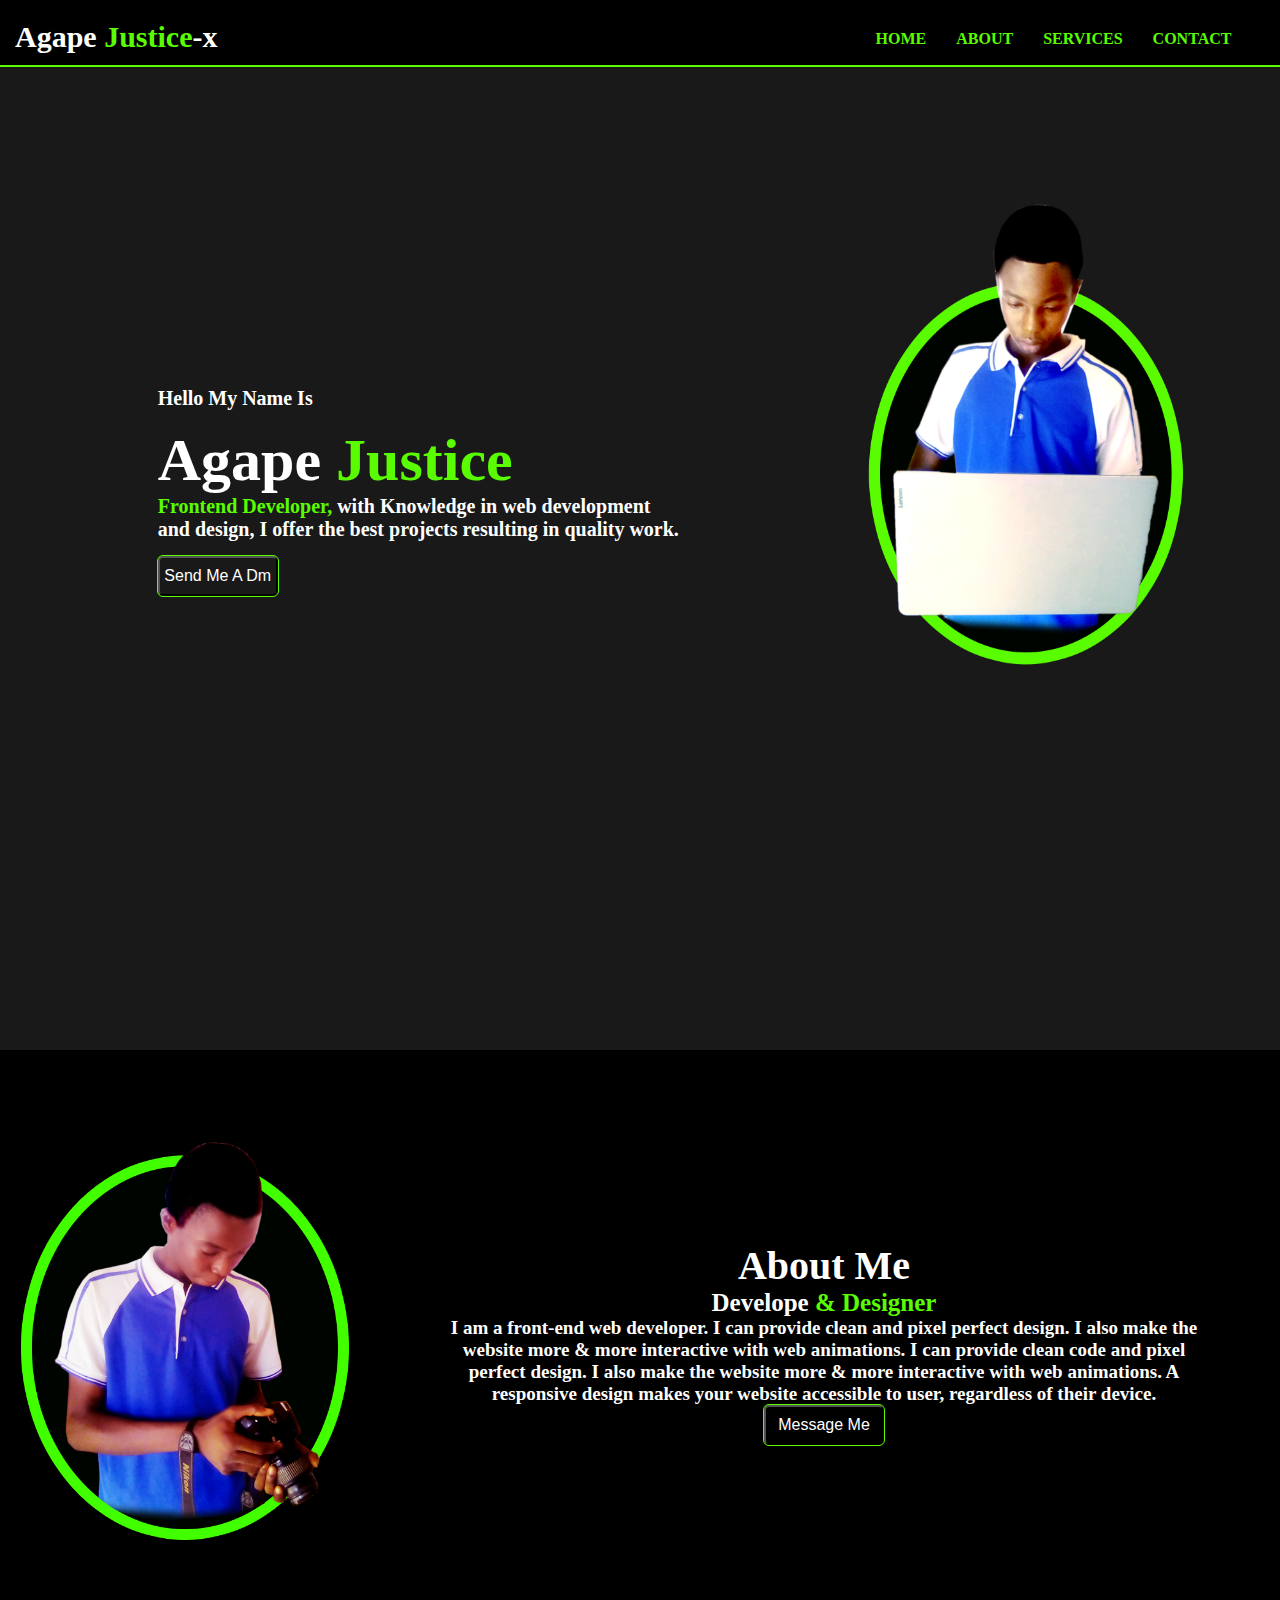
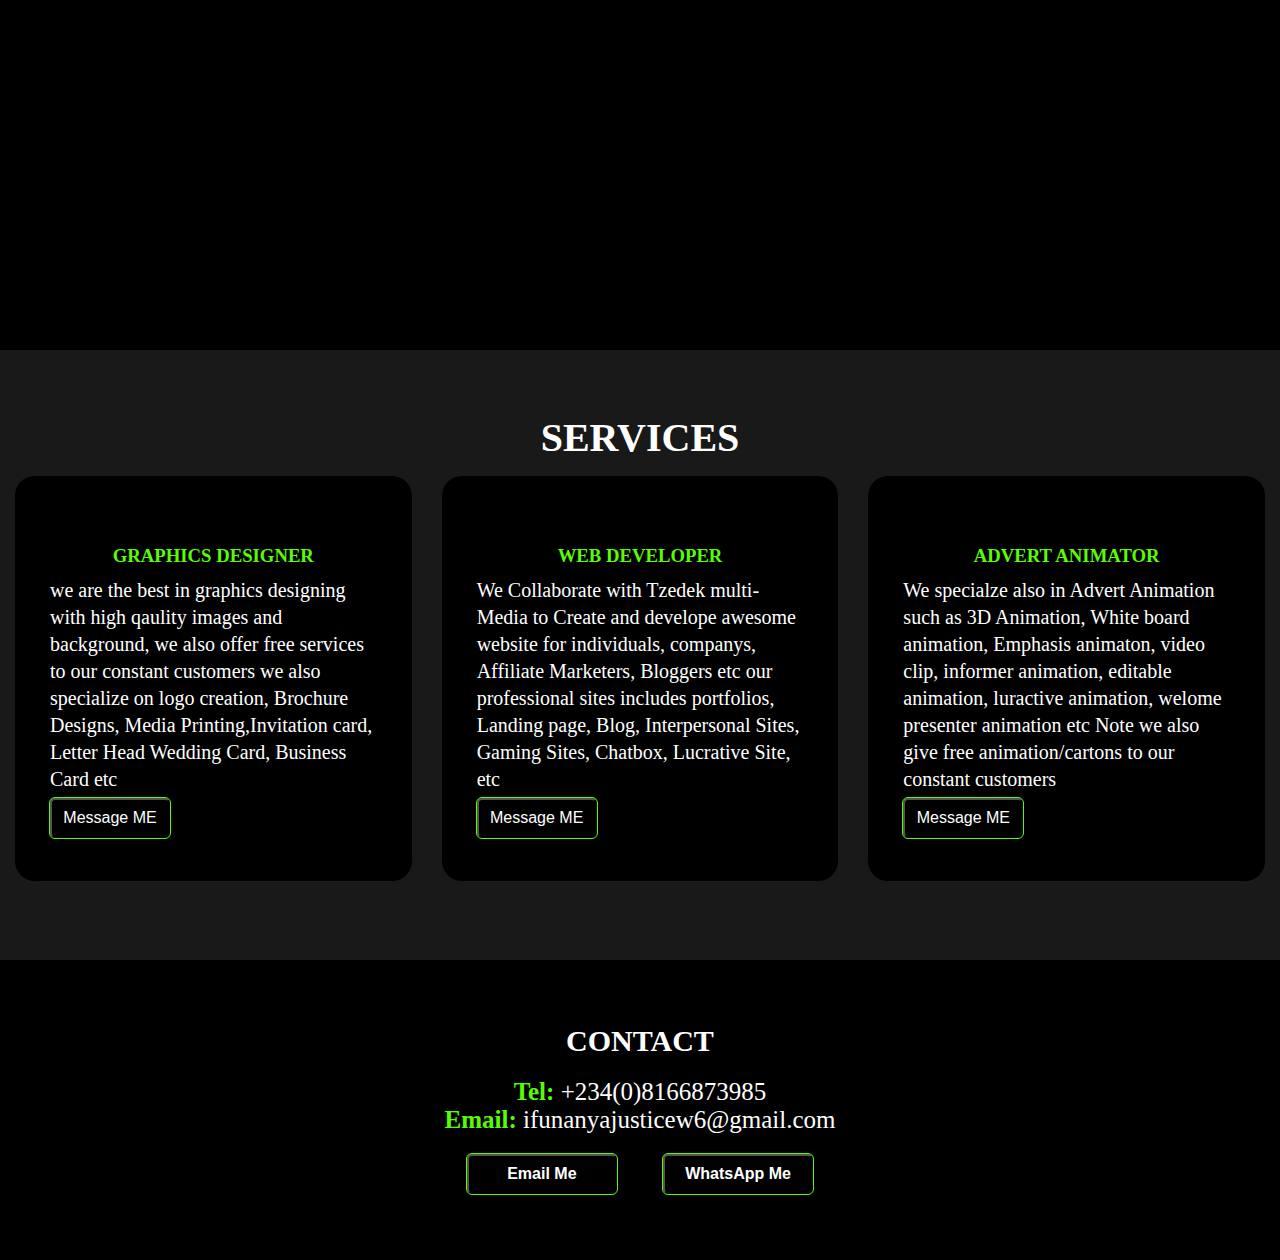
<file: index.html>
﻿<!DOCTYPE html> 
<html>
<head>
	<meta charset=UTF-8/>
	<meta name="viewport"
	content="width=device-width" scale="1.0"/>
	<meta name="author"
	content="Agape Justice"/>
	
	<title>
	Agape Justice-x
	</title>
	<link rel="stylesheet" href="style.css">


 <link rel="stylesheet" href="https://cdnjs.cloudflare.com/ajax/libs/font-awesome/6.4.2/css/all.min.css" integrity="sha512-z3gLpd7yknf1YoNbCzqRKc4qyor8gaKU1qmn+CShxbuBusANI9QpRohGBreCFkKxLhei6S9CQXFEbbKuqLg0DA==" crossorigin="anonymous" referrerpolicy="no-referrer" />
</head>
<body>


<!---------------------------------Navbar Section---------------------------->

<div class="navbar">
	<div class="logo">
		<h2>Agape <span>Justice</span>-x</h2>
	</div>


	<div class="navlist">

	<ul>
		<li> <a href="#">HOME</a></li>
		<li> <a href="#about">ABOUT</a></li>
		<li> <a href="#service">SERVICES</a></li>
		<li> <a href="#contact">CONTACT</a></li>

	</ul>
	</div>	




	<div class="dropdown">
		 <li class="menu"> <a> <i class="fa-sharp fa-solid fa-bars" ></a></i> </li>

		<div class="dropdown-content">
			<ul>
				<li> <a href="#">HOME</a></li>
				<li> <a href="#about">ABOUT</a></li>
				<li> <a href="#service">SERVICES</a></li>
				<li> <a href="#contact">CONTACT</a></li>

			</ul>
		</div>	


	</div>


</div>

<!--------------------------------Home Section----------------------------->

<div class="home"id="home">

	<div class="text">
		<p>Hello My Name Is</p> 
		<h2>Agape<span> Justice</span></h2>
		<p><span><b>Frontend Developer,</b></span> with Knowledge in web development<br> and design,
		I offer the best projects resulting in quality work.</p>
		<button><a href= "mailto:ifunanyajusticew6@gmail.com" target="_blank">Send Me A Dm</a></button>
	</div>
		<div class="hero">
			<img src="image/man1.png">
		</div>

</div>




<!--------------------------------About us ---------------------------->

<div class="about" id="about">
	<div class="second">
		<img src="image/man2.png">
	</div>
	<div class="about-text">
		<h2> About Me</h2>
		<h5>Develope <span>& Designer</span>
		<p> I am a front-end web developer. I can provide clean and pixel
		perfect design. I also make the website more & more interactive with 
		web animations. I can provide clean code and pixel perfect design. I 
		also make the website more & more interactive with web animations. A
		responsive design makes your website accessible to user, regardless 
		of their device. <br>
		<button><a href= "mailto:ifunanyajusticew6@gmail.com" target="_blank">Message Me</a></button>
	</div>

</div>

<!--------------------------------Services Section Start here------------------------->
<div class="service" id="service">
	<h2>SERVICES</h2>
	<div class="container">
		<div class="card">
			<h3> GRAPHICS DESIGNER</h3>
			<p>
			we are the best in graphics designing  with high qaulity images and background,
			we also offer free services to our constant customers  we also specialize on logo creation, Brochure Designs,
			Media Printing,Invitation card, Letter Head Wedding Card, Business Card etc
			</p>
			<button><a href= "mailto:ifunanyajusticew6@gmail.com" target="_blank">Message ME</a></button>
		</div>

		<div class="card">
			<h3> WEB DEVELOPER</h3>
				<div class="pra">
			<p>
			We Collaborate  with Tzedek multi-Media to Create and develope awesome website for individuals, companys, Affiliate Marketers, 
			Bloggers etc our professional sites includes portfolios, Landing page, Blog, Interpersonal Sites, Gaming Sites, Chatbox, Lucrative Site, etc 
			</p>
				</div>
			<button><a href= "mailto:ifunanyajusticew6@gmail.com" target="_blank">Message ME</a></button>
		</div>
			<div class="card"> 
			<h3>ADVERT ANIMATOR</h3>
			<p>
			We specialze also in Advert Animation such as 3D Animation, White board animation, Emphasis animaton, video clip, informer animation, 
			editable animation, luractive animation, welome presenter animation etc  Note we also give free animation/cartons to our constant customers
			</p>
			<button><a href= "mailto:ifunanyajusticew6@gmail.com" target="_blank">Message ME</a></button>
		</div>
	</div>


</div>

<!--------------------------------Contact Section Start here------------------------->
<div class="footer" id="contact">

	<h2>CONTACT</h2>
		<div class="tel">
			<p>
			<span><b>Tel:</b></span> +234(0)8166873985 <br>
			<span><b>Email:</b></span> ifunanyajusticew6@gmail.com 
			</p>
			<button><a href= "mailto:ifunanyajusticew6@gmail.com" target="_blank"> Email Me</a></button>
			<button><a href= "https://wa.me/+2348166873985" target="_blank">WhatsApp Me</a></button>

		</div>
</div>

</body>
</html>
</file>
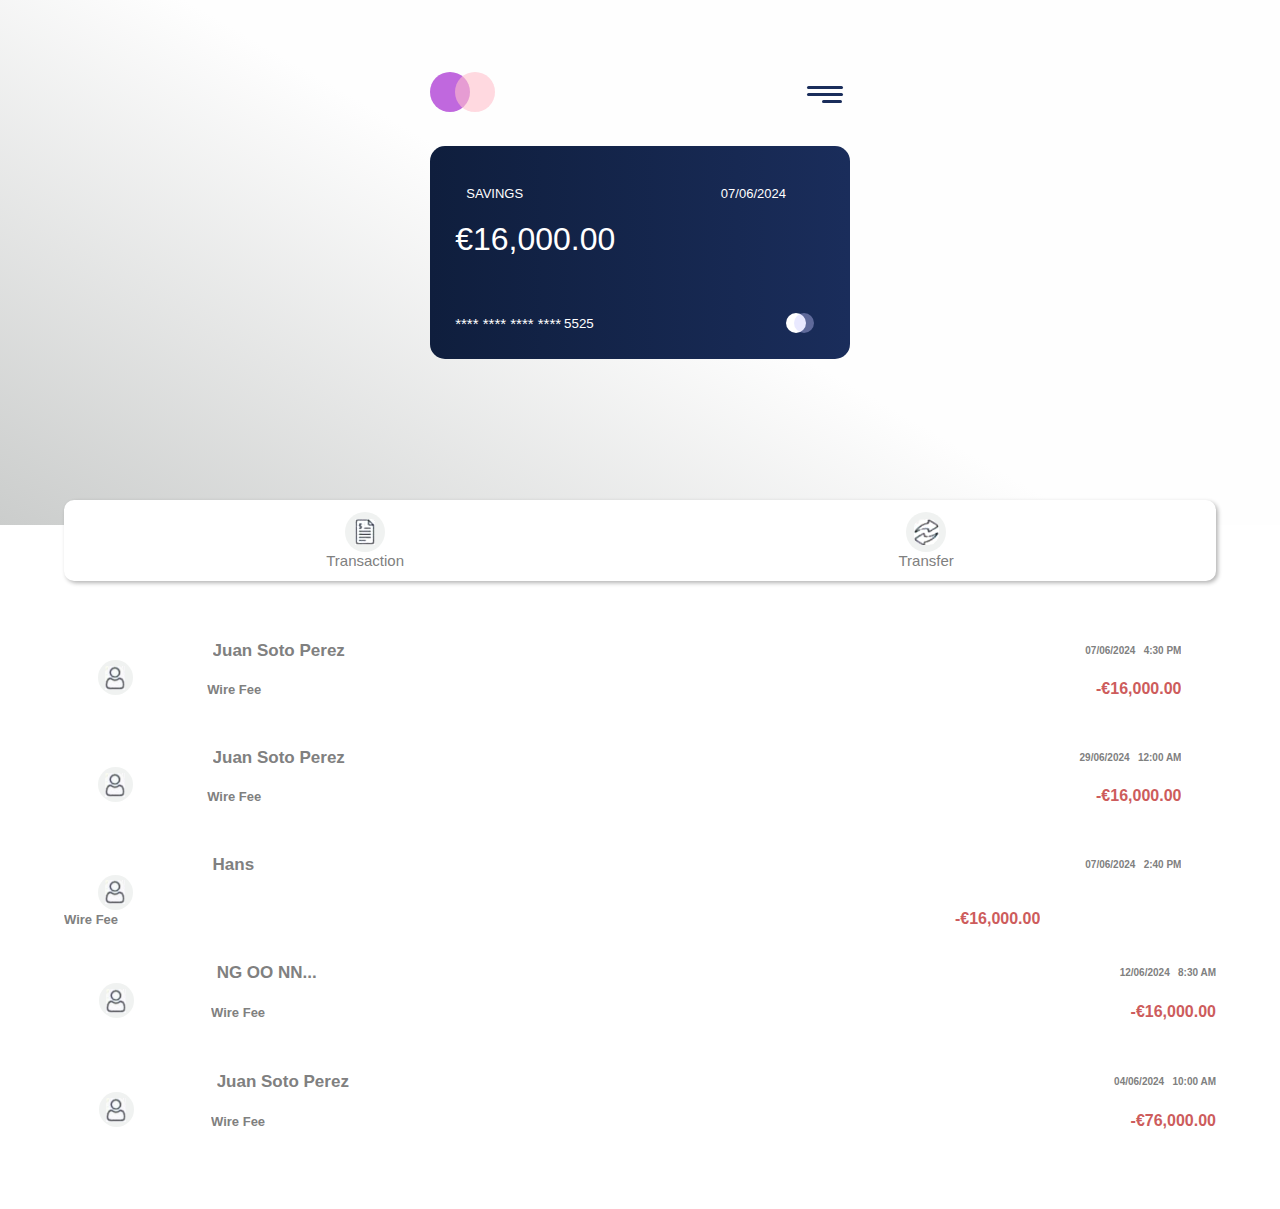
<file: Crypto Master  (8)/index.html>
<!DOCTYPE html>
<html lang="en">
<head>
  <meta charset="UTF-8">
  <meta http-equiv="X-UA-Compatible" content="IE=Edge">
  <meta name="viewport" content="width=device-width, initial-scale=1">
  <meta name="theme-color" content="#000000">
  <title>Crypto Master</title>
   <link rel="stylesheet" href="style.css">
   <link rel="manifest" href="manifest.json">
   <link rel="apple-touch-icon" href="image/logo192.png">
</head>
<body>
   
<section class="color1">
   <div class="guild">
      <div class="navbar">
         <div class="btnhoder">
            <div class="btn1"></div>
            <div class="btn2"></div>
         </div>
         
         <div class="menu">
           <div class="bar sma1"></div>
           <div class="bar sma2"></div>
           <div class="bar sma3"></div>
         </div>
      </div>
      
      <div class="monibox">
         
         <div class="savbox">
            <input type="tex" name="" id="savings" value="SAVINGS">
            <input type="text" id="date" class="monida" value=" 07/06/2024">
         </div>
         <input type="text" id="amount" value="€16,000.00">
         
         <div class="downstar">
            <div class="downdots">
               <div class="dots">**** **** **** **** </div> 
               <input type="text" id="lastnum" value="5525" maxlength="4"/>
            </div>
            <div class="done">
               <div class="circle1"></div>
               <div class="circle2"></div>
            </div>
         </div>
      </div>
   </div>
</section>
 
<section class="color2">
   <div class="guild2">
      <div class="status">
         
         <div class="trans">
            <div class="icon">
                <img src="image/sent.jpg" alt="" width="20px">
            </div>
            <p>Transaction</p>
         </div>
         
        <div class="sent">
            <div class="icon">
                <img src="image/transfer.png" alt="" width="25px">
            </div> 
            <p>Transfer</p>
        </div>
        
      </div>
      
      <div class="listbox">
         
         <div class="lists">
            <div class="user1 u">
               <img src="image/user.jpg" alt="" width="20px">
            </div>
            <input type="text" id="name" value="Juan Soto Perez">
            <input type="text" id="listdate" value="07/06/2024   4:30 PM">
         </div>
         
         <div class="amountbox">
            <div class="hidden"> </div>
            <input type="text" value="Wire Fee" id="fee">
            <input type="text" value="-€16,000.00" class="camount a">
         </div>
         
         
         
                  
         <div class="lists">
            <div class="user2 u">
               <img src="image/user.jpg" alt="" width="20px">
            </div>
            <input type="text" id="name" value="Juan Soto Perez">
            <input type="text" id="listdate" value="29/06/2024   12:00 AM">
         </div>
         
         <div class="amountbox">
            <div class="hidden"> </div>
            <input type="text" value="Wire Fee" id="fee">
            <input type="text" value="-€16,000.00" class="camount b">
         </div>
         

         
         <div class="lists">
            <div class="user3 u">
               <img src="image/user.jpg" alt="" width="20px">
            </div>
            <input type="text" id="name" value="Hans">
            <input type="text" id="listdate" value="07/06/2024   2:40 PM">
         </div
         
         <div class="amountbox">
            <div class="hidden"> </div>
            <input type="text" value="Wire Fee" id="fee">
            <input type="text" value="-€16,000.00" class="camount c">
         </div>
         
         
         
         
         <div class="lists">
            <div class="user4 u">
               <img src="image/user.jpg" alt="" width="20px">
            </div>
            <input type="text" id="name" value="NG OO NN...">
            <input type="text" id="listdate" value="12/06/2024   8:30 AM">
         </div>
         
         <div class="amountbox">
            <div class="hidden"> </div>
            <input type="text" value="Wire Fee" id="fee">
            <input type="text" value="-€16,000.00" class="camount d">
         </div>
         
         
         
         <div class="lists">
            <div class="user5 u">
               <img src="image/user.jpg" alt="" width="20px">
            </div>
            <input type="text" id="name" value="Juan Soto Perez">
            <input type="text" id="listdate" value="04/06/2024   10:00 AM">
         </div>

         <div class="amountbox">
            <div class="hidden"> </div>
            <input type="text" value="Wire Fee" id="fee">
            <input type="text" value="-€76,000.00" class="camount e">
         </div> 
         
         
      </div>
   
   <section class="menubox">
      <h2 class="title">CRYPTO MASTER</h2>
      <ul>
         <li  class="home">HOME</li>         
         <li class="recbtn"> RECEIPT</li>
         <li class="sendmoney">TRANSFER</li>
      </ul>
        <div class="web">
         <button  class="webtn">WEBSITE</button>
         <button class="close">CLOSE</button>
        </div>
        
        <p class="at">@ Crypto Master <span class="year"></span></p>
   </section>
  
  
  
  
  <!---============== RECEIPT SECTION OF THE SITE =========================--->
      
  <section class="receipt">
     <div class="good">
        <img src="image/good.png" class="goodimg" alt="" width="120px">
     </div>
     <input type="text" class="payment p" value="Payment Successful!">
     <input type="text" class="payamount p" value="€16,000.00">
     <input type="text" class="paydetail p" value="has been paid to">
     <input type="text" class="payname p" value="JUAN SOTO PEREZ">
     <input type="text" class="ref p " value="Ref: 37617172">
     <input type="text" class="paydate p" ><br>
     <button type="button" class="ok">OK</button>
  </section>
  </div>
</section>










  <!---============== SEND SECTION OF THE SITE =========================--->


<section class="transferpage">
    <div class="sendhead">
       <div class="back">
          <img src="image/back.png" alt="" width="20px">
       </div>
       <input type="text" class="senddetail s" value="Send Money"> <br>
       <span class="s">to</span>
       <input type="text" class="sendname s" value="Juan Soto Perez">
    </div>
    
   <div class="sendbody">
     <input type="text" class="sendamount s"  value="€16,000.00">
    <div class="keys">
       <span class="sendkey">1</span>
       <span class="sendkey">2</span>
       <span class="sendkey">3</span>
       <span class="sendkey">4</span>
       <span class="sendkey">5</span>
       <span class="sendkey">6</span>
       <span class="sendkey">7</span>
       <span class="sendkey">8</span>
       <span class="sendkey">9</span>
       <span class="sendkey">00</span>
       <span class="sendkey">0</span>
       <div class="clear">
          <img src="image/clear.jpg" alt="clear.jpg" width="25px">
       </div>
    </div>
    <button type="button" class="sendbtn">Send</button>
  
  </div>
</section>




 
  <script src="main.js"></script>
</body>
</html>
</file>
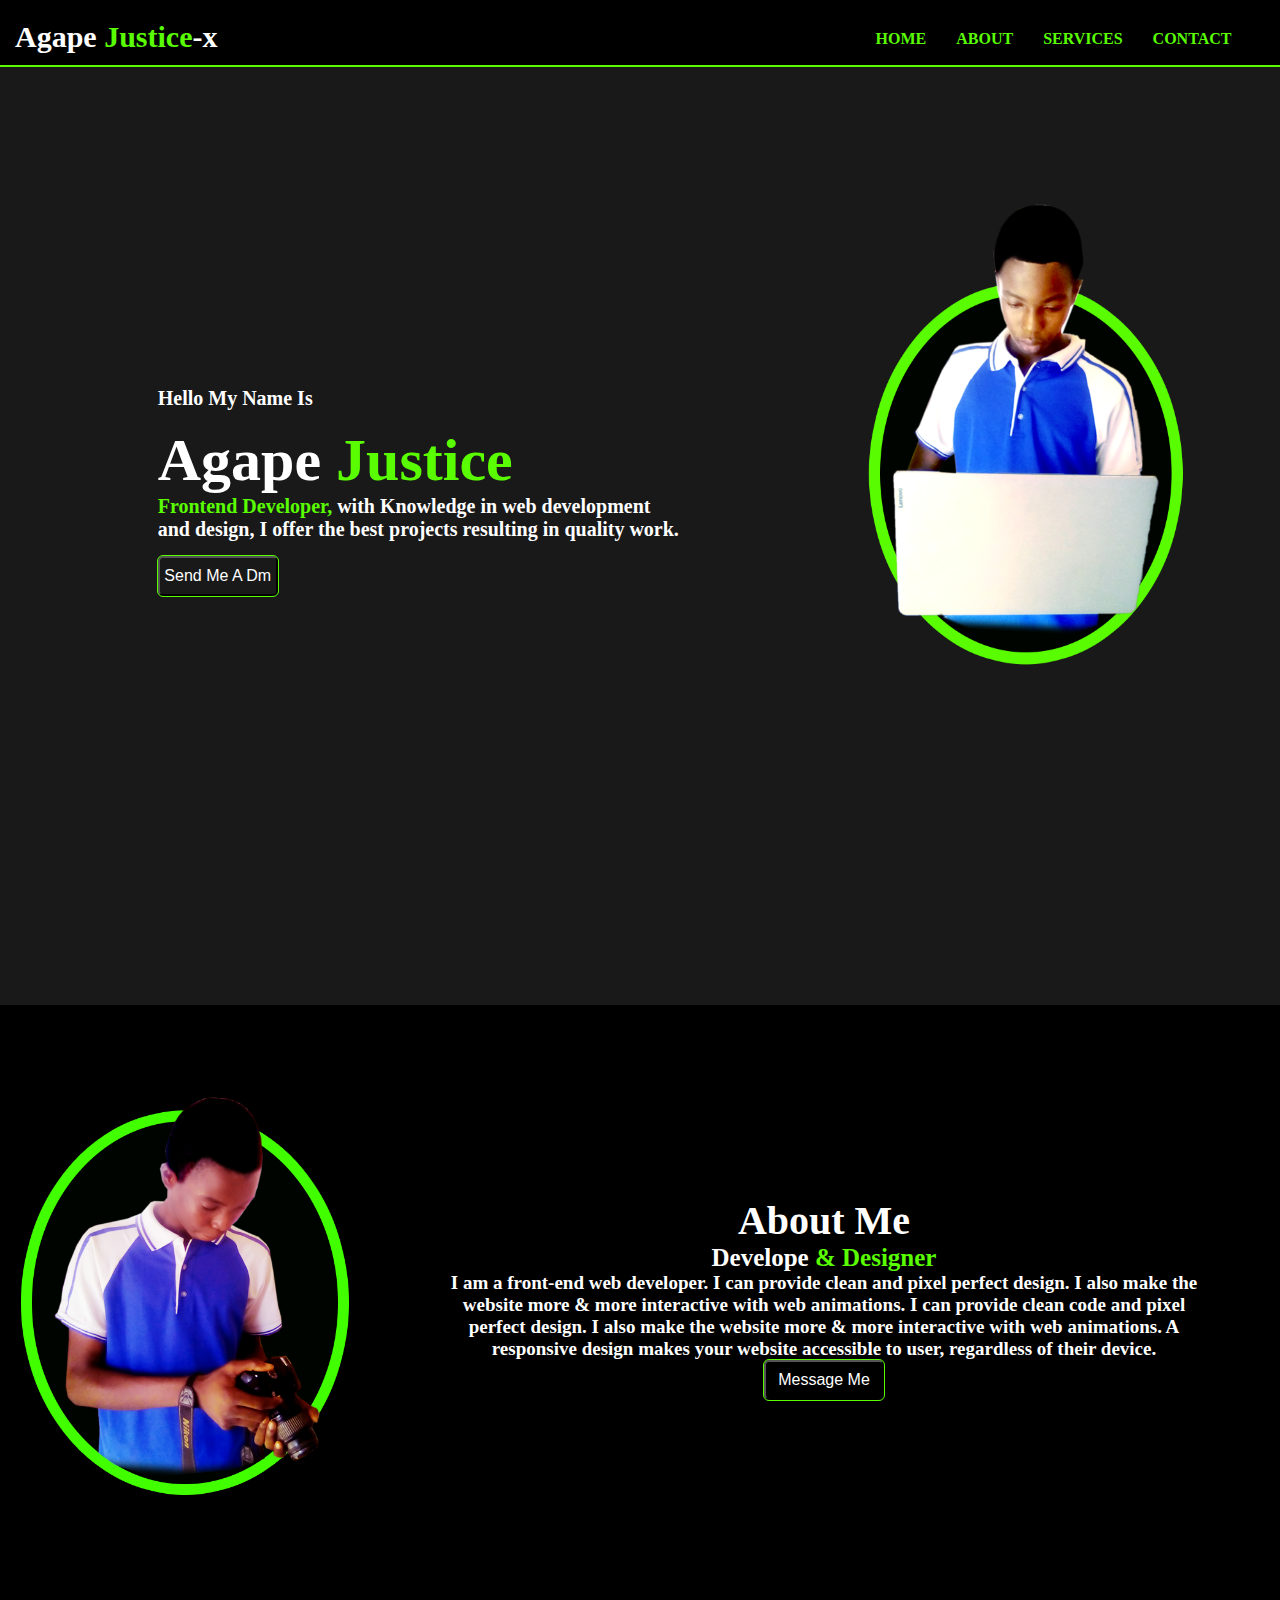
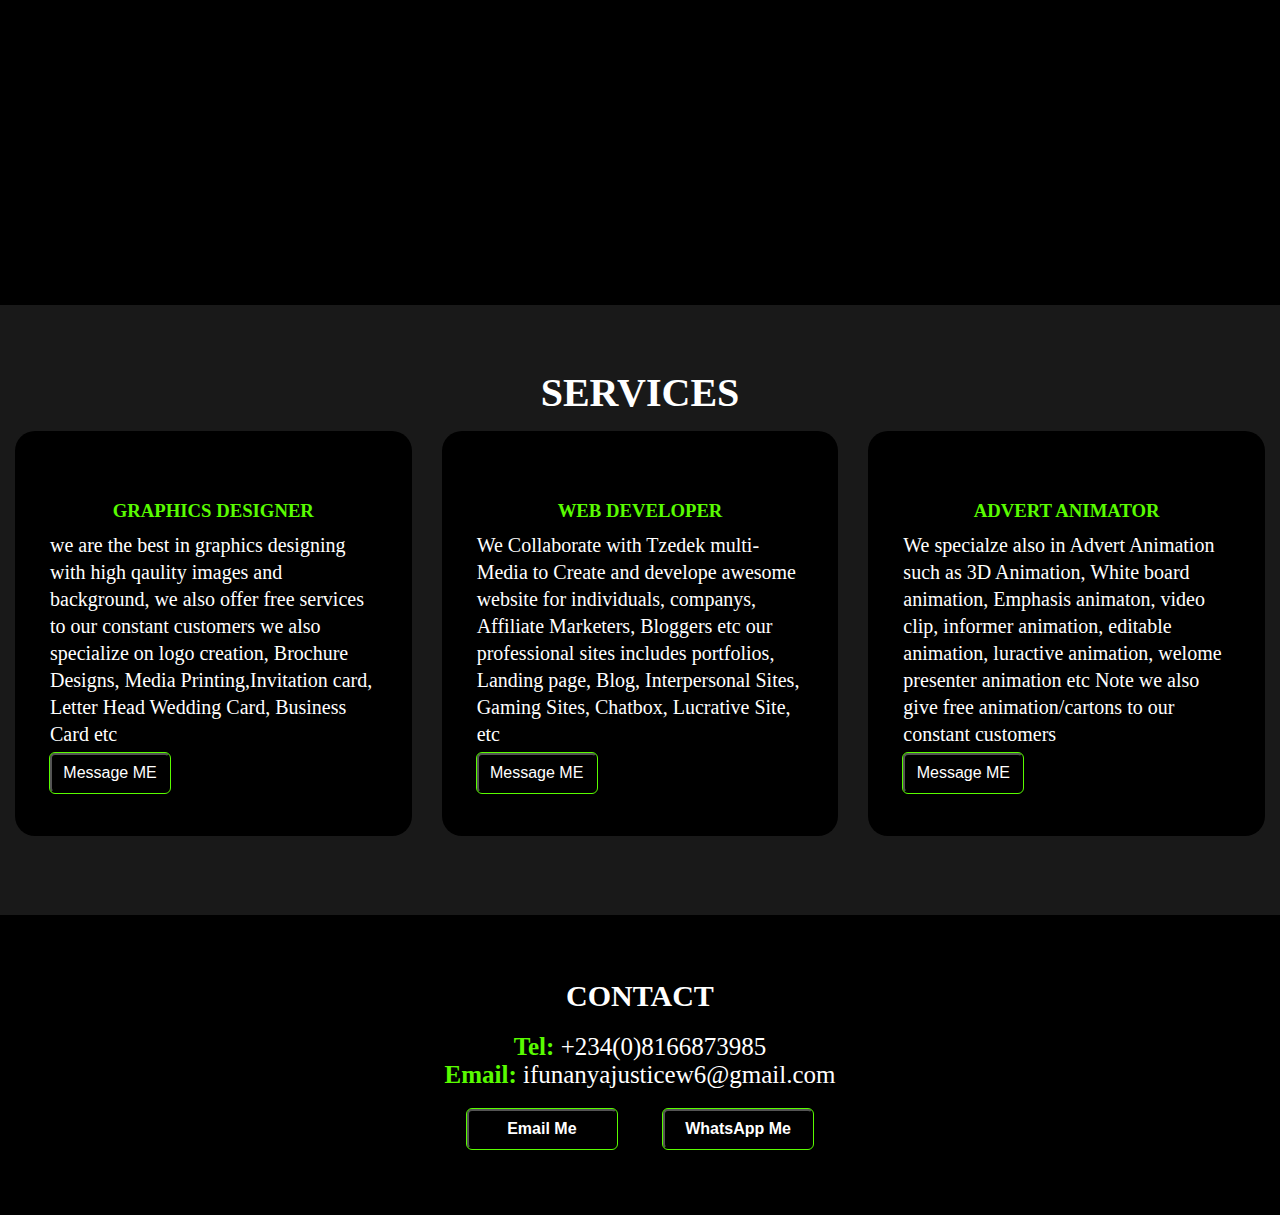
<file: portfolio site/index.html>
﻿<!DOCTYPE html> 
<html>
<head>
	<meta charset=UTF-8/>
	<meta name="viewport"
	content="width=device-width" scale="1.0"/>
	<meta name="author"
	content="Agape Justice"/>
	
	<title>
	Agape Justice-x
	</title>
	<link rel="stylesheet" href="style.css">


 <link rel="stylesheet" href="https://cdnjs.cloudflare.com/ajax/libs/font-awesome/6.4.2/css/all.min.css" integrity="sha512-z3gLpd7yknf1YoNbCzqRKc4qyor8gaKU1qmn+CShxbuBusANI9QpRohGBreCFkKxLhei6S9CQXFEbbKuqLg0DA==" crossorigin="anonymous" referrerpolicy="no-referrer" />
</head>
<body>


<!---------------------------------Navbar Section---------------------------->

<div class="navbar">
	<div class="logo">
		<h2>Agape <span>Justice</span>-x</h2>
	</div>


	<div class="navlist">

	<ul>
		<li> <a href="#home">HOME</a></li>
		<li> <a href="#about">ABOUT</a></li>
		<li> <a href="#service">SERVICES</a></li>
		<li> <a href="#contact">CONTACT</a></li>

	</ul>
	</div>	


	<div class="dropdown">
		 <li class="menu"> <a> <i class="fa-sharp fa-solid fa-bars" ></a></i>

		<div class="dropdown-content">
			<ul>
				<li> <a href="#home">HOME</a></li>
				<li> <a href="#about">ABOUT</a></li>
				<li> <a href="#service">SERVICES</a></li>
				<li> <a href="#contact">CONTACT</a></li>

			</ul>
	
		</div>	


	</div>

</div>




<!--------------------------------Home Section----------------------------->

<div class="home"id="home">

	<div class="text">
	<p>Hello My Name Is</p> 
	<h2>Agape<span> Justice</span></h2>
	<p><span><b>Frontend Developer,</b></span> with Knowledge in web development<br> and design,
	I offer the best projects resulting in quality work.</p>
	<button><a href= "mailto:ifunanyajusticew6@gmail.com" target="_blank">Send Me A Dm</a></button>
	</div>
	<div class="hero">
		<img src="image/man1.png">
	</div>

</div>




<!--------------------------------About us ---------------------------->

<div class="about" id="about">
	<div class="second">
		<img src="image/man2.png">
	</div>
	<div class="about-text">
		<h2> About Me</h2>
		<h5>Develope <span>& Designer</span>
		<p> I am a front-end web developer. I can provide clean and pixel
		perfect design. I also make the website more & more interactive with 
		web animations. I can provide clean code and pixel perfect design. I 
		also make the website more & more interactive with web animations. A
		responsive design makes your website accessible to user, regardless 
		of their device. <br>
		<button><a href= "mailto:ifunanyajusticew6@gmail.com" target="_blank">Message Me</a></button>
	</div>

</div>

<!--------------------------------Services Section Start here------------------------->
<div class="service" id="service">
	<h2>SERVICES</h2>
	<div class="container">
		<div class="card">
			<h3> GRAPHICS DESIGNER</h3>
			<p>
			we are the best in graphics designing  with high qaulity images and background,
			we also offer free services to our constant customers  we also specialize on logo creation, Brochure Designs,
			Media Printing,Invitation card, Letter Head Wedding Card, Business Card etc
			</p>
			<button><a href= "mailto:ifunanyajusticew6@gmail.com" target="_blank">Message ME</a></button>
		</div>

		<div class="card">
			<h3> WEB DEVELOPER</h3>
				<div class="pra">
			<p>
			We Collaborate  with Tzedek multi-Media to Create and develope awesome website for individuals, companys, Affiliate Marketers, 
			Bloggers etc our professional sites includes portfolios, Landing page, Blog, Interpersonal Sites, Gaming Sites, Chatbox, Lucrative Site, etc 
			</p>
				</div>
			<button><a href= "mailto:ifunanyajusticew6@gmail.com" target="_blank">Message ME</a></button>
		</div>
			<div class="card"> 
			<h3>ADVERT ANIMATOR</h3>
			<p>
			We specialze also in Advert Animation such as 3D Animation, White board animation, Emphasis animaton, video clip, informer animation, 
			editable animation, luractive animation, welome presenter animation etc  Note we also give free animation/cartons to our constant customers
			</p>
			<button><a href= "mailto:ifunanyajusticew6@gmail.com" target="_blank">Message ME</a></button>
		</div>
	</div>


</div>

<!--------------------------------Contact Section Start here------------------------->
<div class="footer" id="contact">

	<h2>CONTACT</h2>
		<div class="tel">
			<p>
			<span><b>Tel:</b></span> +234(0)8166873985 <br>
			<span><b>Email:</b></span> ifunanyajusticew6@gmail.com 
			</p>
			<button><a href= "mailto:ifunanyajusticew6@gmail.com" target="_blank"> Email Me</a></button>
			<button><a href= "https://wa.me/+2348166873985" target="_blank">WhatsApp Me</a></button>

		</div>
</div>

</body>
</html>
</file>
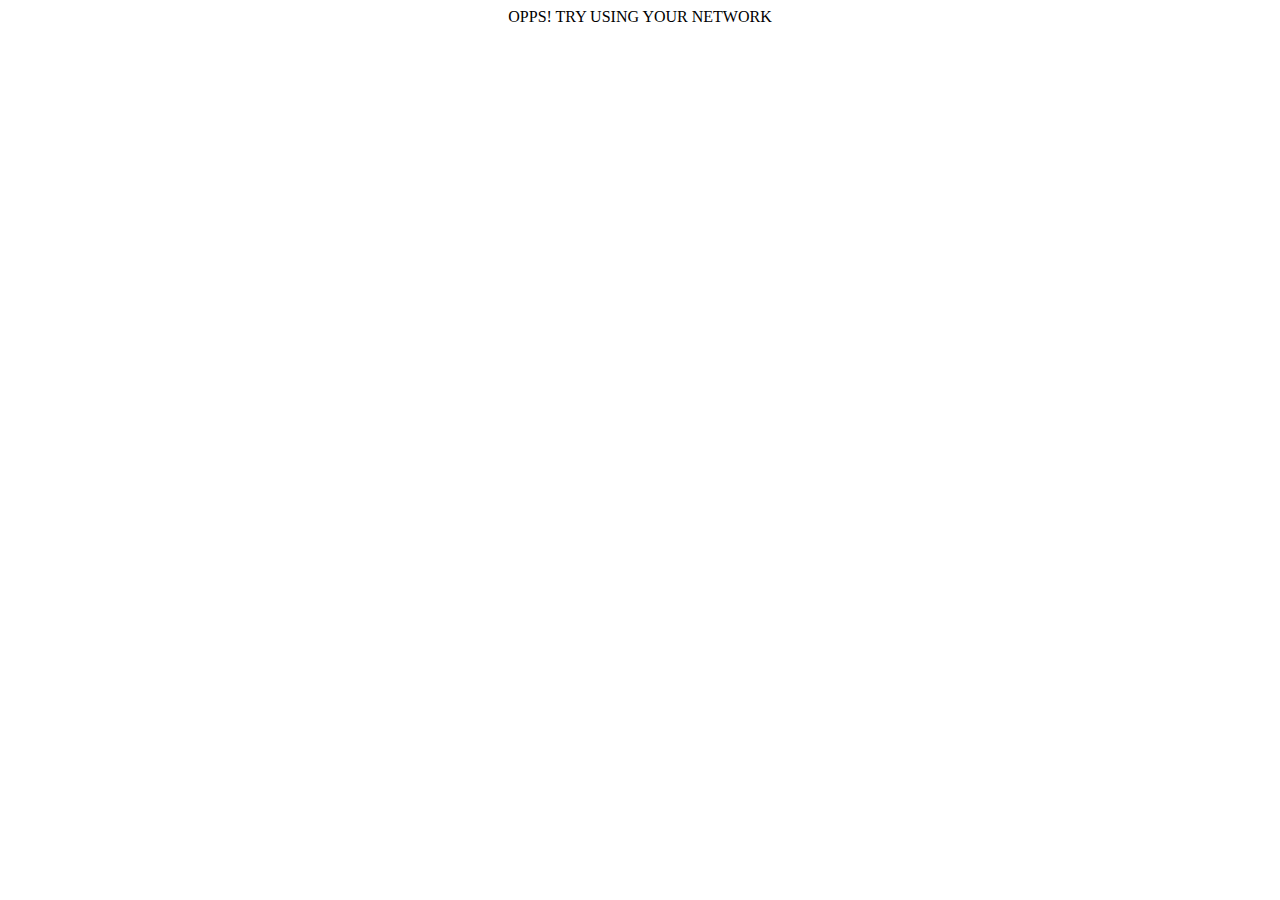
<file: Crypto Master  (8)/offline.html>
<!DOCTYPE html>
<html>

<head>
   <meta charset="UTF-8">
   <meta name="viewport" content="width=device-width, initial-scale=1">
   <title>Crypto Master</title>
</head>
<body>
   <div style=" text-align: center; " >
      OPPS! TRY USING YOUR NETWORK
   </div>
</body>
</html>
</file>
<file: style.css>
﻿*{
	padding:0px;
	Margin:0px;
	list-style-type:none;
	text-decoration:none;
	scroll-behavior:smooth;
}

/*----------------creating and developing the navbar ---------------------*/

.navbar{
	display:flex;
	background-color:black;
	height:45px;
	justify-content:space-between;
	padding-top:20px;
	font-weight:bold;
	border-bottom:2px solid #59fc00;
	top:0;
	position:-webkit-sticky;
	position:sticky;
	z-index:100;
	width:100%;

}


.navbar ul{

	display:flex;
	float:right;
	margin-right:10%;
	margin-top:5px;
	

}

.navbar a{
	color:#59fc00;
}

a:hover{
	color:black;
	transition:1s ease-in-out;
}

.navbar li{
	padding:5px 10px 0 10px;
	margin-left:10px;
	margin-bottom:10px;

}

.navbar li:hover{
	background-color:white;
	color:black;
	transition:1s ease-in-out;
	border-bottom:2px solid #59fc00;
	
}



.menu{
	display:none;
}

.dropdown{
	display:none;
}

/*----------------------------logo section---------------------------*/

.logo h2{
	color:white;
	margin-left:15px;
	font-size:30px;

}

span{
	color:#59fc00;
}





/*----------------------------home section -------------------------------*/
.home{
	width:auto;
	height:95vh;
	background-color:#191919;
	justify-content:space-around;
	display:flex;
	overflow:hidden;
	
}

.hero img{
	max-width:20rem;
	height:30rem;
	padding-right:10%;

}




.home{
	padding-top:10%;

}

.text{
	margin:15% 0 0 5%;
	color:white;

}

.text h2{
	font-size:60px;
	
}

.text p{
	font-weight:bold;
	font-size:20px;
	margin-bottom:3%;
}


/*----------------------------about section -------------------------------*/

.about{
	width:100%;
	background-color:#000000;
	color:white;
	position:relative;
	justify-content:space-around;
	align-item:center;
	display:flex;
	height:100vh;
	overflow:hidden;

}

.second img{
	width:23rem;
	height:30rem;
	padding-top:10%;
	
}

.about-text{
	text-align:center;
	padding:15% 5% 0;
	overflow:hidden;
	text-oveflow:ellipsis;
	
}


.about-text h2{   
	font-size:40px;

}

.about-text h5{
	font-size:25px;

}
.about-text p{
	font-size:19px;

}

button a{
	color:white;
}

button{
	width:120px;
	height:40px;
	background-color:transparent;
	outline:1px solid #59fc00;
	color:white;
	border-radius:5px;
	font-size:16px;
}

button:hover{
	background-color:#59fc00;
}



/*----------------------------Services Section Start------------------------*/


.service{
	background-color:#191919;
	color:white;
	width:100%;
	overflow:hidden;
}

.service h2{
	text-align:center;
	color:white;
	padding-top:5%;
	font-size:40px; 
}

.container h3{
	text-lign:center;
	color:#59fc00;
	 
}

.container{
	display:flex;
	min-height:400px;
	justify-content:center;
	padding-bottom:5%;

}

.container .card{
	height:365px;
	width:335px;
	padding:20px 35px;
	border-radius:20px;
	background-color:#000000;
	margin:15px;
	position:relative;
	overflow:hidden;
	text-oveflow:ellipsis;

}

.card h3{
	padding-top:15%;
	text-align:center;
	
}

.card p{
	font-size:20px;
	line-height:27px;
	margin-bottom:5px;
	margin-top:10px;
}



/*----------------------------contact section  -------------------------------*/

.footer{

	width:100%;
	height:300px;
	background-color:#000000;
	overflow:hidden;
	color:white
}

.footer h2{
	text-align:center;
	color:white;
	padding-top:5%;
	font-size:30px; 
}
	
.tel{
	justify-content:center;
	text-align:center;
	font-size:25px;
	margin:20px;

}

.tel a{
	color:white;
	font-weight:bold;
}

.tel button{
	width:150px;
	font-size:16px;
	color:white;
	margin:20px;
}




/*----------------------------button animation -------------------------------*/

button{
	animation:egg 2s ease-in-out infinite;
	animation-delay:2s;
}

@keyframes egg{
	0%{

		border-color:white;
		transform:translateX(0px);
	}

	50%{


		border-color:#59fc00;
		transform:translateX(20px);
	}

	100%{
		border-color:white;
		transform:translateX(0px);
	}
}



/*---------------------------- first img section animation ---------------*/


.hero img{ 
	animation:move 2s ease-in-out infinite;
	animation-delay:2s;
}


@keyframes move{
	
	0%{
		transform:translateY(0);
	}

	50%{
		transform:translateY(-22px);
	}


	100%{
		transform:translateY(0);
	}

}


/*---------------------------- Developing the Responsive Part  ---------------*/



@media (max-width:1106px){

	.container{
		flex-wrap:wrap;
	}
	
	.navbar{
		z-index:1010;
	}


	

}


@media (max-width: 858px){

	.home{
		
		display:block;
		padding:5%;
		height:auto;
		display: flex;
		flex-wrap:wrap;
	
	}

	.hero{
		width:100%;
		height:auto;

	}

	.text{
		order: 2;
		margin:5% 0 0 0;
		padding-right:8%;

	}


	.about{
		height:auto;
		display:block;
		justify-content:center;
		align-item:center;
		padding-bottom:10%;
	}

	.card{
		line-height:5px;
		
	}
		.tel button{
		margin-bottom:1%;
		margin-left:0%;
		padding-left:0%;
		margin-right:0%;
		padding-right:0%;
		margin-bottom:0%;
		margin-top:3%;
	}
	
	

}


@media (max-width:660px){

	.navlist{
		display:none;

	}
	.menu{
		display:block;
		margin-right:55%;
		right:20%;
		left:120%;
	}

	.dropdown{
		display:block;
	}

	.dropdown-content ul{
		display:block;
		background-color:black;
		border:2px solid white;
		padding:12px 16px;
		margin-top:20%;
		display:none;

	}


	.dropdown:hover ul{
		display:block;
	}

	.hero{
		margin-left:5%;
		margin-right:15%;
	}

	.hero img{
		width:100%;
		height:auto;
	}

	.second{
		margin:10%;
	}



	.second img{
		width:100%;
		height:auto;
		
	}
	
	.text  p{
		text-overflow:ellipsis;
		}



	.text h2{
		font-size:40px;
	
	}

	.menu{	
		display:block;
		padding:5%;
		cursor:pointer;
	}
	


	 .tel{
		font-size:20px;
		width:auto;
	}


	.service{
		height:auto;
	}


}

@media (max-width:356px){

	*{
		height:auto;
		
	}

	.home h2{
		font-size:35px;
	}
	
	.about-text{
		text-align:left;
		}

	.logo h2{
		font-size:22px;
	}
	
	.card p{
		line-height:20px;
		font-size:16px;
		font-weight:bold;
		margin-top:0%;
	}
	

	.card h3{
		font-size:18px;
		line-height:20px;
	}


	.card{
		padding:3%;
	}
	
.service .card{
		height:auto;
	}


	.tel{
		padding-top:10%;
		font-size:18px;
	}
}
</file>
<file: Crypto Master  (8)/style.css>
*{
   margin: 0;
   padding: 0;
   box-sizing: border-box;
}

:root{
  --main: linear-gradient(30deg, #cbcdcc, #fefefe, #fefefe);
  --use: #eef0ed;
  --use2: #edf0ee;
  --use3: grey;
  --weight:100%;
  --red: red;
  --green: green;
  --font: 2rem;
  --fontbig:2rem;
}

body{
   font-size: 15px;
   width: 100%;
   height: 95vh;
   display: flex;
   flex-direction: column;
   overflow: none;
   position: relative;
     font-family: Arial, Helvetica, sans-serif;
}

.color1{
   background-image: var(--main);
   width: 100%;
   display: flex;
   flex-direction: column;
   align-items: center;
}


.guild{
   padding: 5% 5% 13% 5%;
}

.navbar{
   display: flex;
   width: 100%;
   justify-content: space-between;
   align-items: center;
   margin-top: 2%;
}

.btnhoder{
   display: flex;
   width:30%;
   position: relative;
}

.btn1{
   width: 2.5rem;
   height: 2.5rem;
   background-color: rgba(150, 4, 200, 0.6);
   border-radius: 50%;
   text-align: center;
}

.btn2{
   width: 2.5rem;
   height: 2.5rem;
   background-color: pink;
   opacity: 60%;
   border-radius: 60%;
   text-align: center;
   z-index: 1;
   position: absolute;
   left: 20%;
}

.menu{
   width: 45px;
   overflow: hidden;
   padding: 2px;
   overflow: none;
}

.bar{
   width: 30px;
   height: 3px;
   background-color:  #1a2d5b;
   margin-top: 10%;
   border-radius: 2px;
   position: relative;
}

.sma1{
   width: 36px;
}

 .sma2{
   width: 36px;
}


.sma3{
   width: 20px;
   left: 15px;
}

.monibox{
   width: 100%;
   margin-top: 8%;
   border-radius: 15px;
   padding: 6%;
   background-image: linear-gradient(90deg, #0f1e3d, #1a2d5b);
}

.savbox{
   display: flex;
   justify-content: space-between;
   width: 100%;
   padding: 4% 0 0 3%;
   gap:5%;
}

input{
   background: transparent;
   border: none;
   outline: none;
   color: var(--use3);
}

::-webkit-input-placeholder{
   color: #1a2d6b;
}

#savings, #date{
   width: 30%;
   font-size: 13px;
   color: white;

}

#amount{
   font-size: 32px;
   width: 80%;
   margin-top: 20px;
   color: white;
}

.downstar{
   display: flex;
   align-items: center;
   margin-top: 15%;
   justify-content: space-between;
}

.downdots{
   display:flex;
   color:white;
   width: 80%;
   gap: 3px;
}


#lastnum{
   width: 30%;
   color: white;
}

.done{
   display: flex;
   position: relative;
   margin-right: 5%;

}

.circle1, .circle2{
   width: 20px;
   height: 20px;
   border-radius: 50%;
   background-color: white;
}

.circle2{
  background-color: rgba(200,200,2550, 0.4);
  position: absolute;
  left: 40%;
}


/*-------- DOWN SECTION -----*/

.color2{
   background-color: white;
   width: 100%;
   display: flex;
   justify-content: center;
   align-items: center;
}


.guild2{
  width: 100%;
  padding: 0% 5% 5% 5%;
}


.status{
   display: flex;
   justify-content: space-around;
   width: 100%;
   background-color: white;
   padding: 12px 15px;
   border-radius: 10px;
   transform: translateY(-25px);
   box-shadow: 2px 2px 4px rgba(0, 0, 0, 0.3);
}

.trans, .sent{
   display: flex;
   flex-direction: column;
   align-items: center;
   color: var(--use3);
   font-weight: 500;
   align-items: center;
}

.icon{
   width: 40px;
   height: 40px;
   background-color: var(--use2);
   border-radius: 50%;
   text-align: center;
   display: flex;
   justify-content: center;
   align-items: center;
   opacity: 80%;
}

.listbox{
   width: 100%;
   padding-right: 3%;
}

.lists{
   display: flex;
   justify-content: space-between;
   padding-left: 3%;
}

.u{
   width: 35px;
   height: 35px;
   background-color: var(--use2);
   border-radius: 50%;
   margin-top: 5%;
   display: flex;
   justify-content: center;
   align-items: center;
   opacity: 80%;
}

#name{
   font-size: 17px;
   width: 48%;
   color: var(--use3);
   font-weight: 600;
}

#listdate{
   font-size: 10px;
   font-weight: 600;
   width: 34%;
   text-align: right;
}


.amountbox{
   display: flex;
   justify-content: space-between;
   transform: translateY(-15px);
   padding-left: 3%;
}

.hidden{
   width: 35px;
   margin-right: 4%;
}

#fee{
   width: 45%;
   font-size: 13px;
   font-weight: 600;
}

.camount{
   width: 42%;
   font-size: 16px;
   font-weight: 600;
   color: indianred;
   text-align: right;
}










/*===================MENU BUTTON BOX MENU====≠============≈==*/

.menubox{
   position: absolute;
   z-index: 10;
   right: 0;
   top: 0;
   background-color: white;
   padding: 5%  5% 0 5%;
   height: 100vh;
   width: 90%;
   box-shadow: 3px 3px 8px rgba(0, 0, 0, 0.9);
   overflow: hidden;
   display: none;
   animation: start 0.3s ease-out alternate;
}

@keyframes start {
   from{
      right: -100%;
   }
   
   to{
      right: 0;
   }
}

.title{
   text-align: center;
   color: white;
   padding: 18px 13px;
   background-color: #1a2d5b;
   border-radius: 5px;
   margin: -12px -26px;
}

ul{
   list-style-type: none;
   margin-top: 15%;
}


li{
   margin-top: 7%;
   border: 2px solid #1a2d5b;
   border-radius: 10px;
   padding: 12px 19px;
   text-decoration: none;
   color: #1a2d5b;
   font-size: 20px;
   font-weight: 600;
}

.home{
   
}

.web{
   display: flex;
   justify-content: space-between;
}

.webtn{
   border: none;
   background-color: #1a2d5b;
   padding: 10px 16px;
   font-size: 20px;
   text-align: center;
   color: white;
   border-radius: 5px;
   margin-top: 30px;
}

.close{
   border: none;
   background-color: #1a2d5b;
   padding: 0px 0;
   font-size: 20px;
   text-align: center;
   color: white;
   border-radius: 5px;
   width: 80px;
   margin-top: 30px;
}

.at{
   text-align: center;
   font-size: 17px;
   color: #1a2d5b ;
   transform: translateY(260px);
   font-weight: 500;
}










/*=================== RECEIPT BUTTON OF THE WEBSITE ====≠============≈==*/

.receipt{
   position: absolute;
   z-index: 100;
   right: 0;
   top: 0;
   display: flex;
   flex-direction: column;
   align-items: center;
   justify-content: center;
   text-align: center;
   background-color: white;
   padding: 12px  6%;
   height: 100vh;
   width: 100%;
   display: none;
   overflow: hidden;
   animation: start 0.1s ease-out alternate;
}
.good{
   width: 120px;
   height: 120px;
   border-radius: 50%;
   font-size: 5rem;
   align-content: center;
   object-fit: cover;
   overflow: hidden;
   text-align: center;
}

.goodimg{
   transform: scale(1.1);
}


.p{
   color: #1a2d6b;
   text-align: center;
}

.payment{
   font-size: 1.5rem;
   width: 85%;
   font-weight: 400;
   margin-top: 15%;
}

.payamount{
   font-size: 1.6rem;
   width: 60%;
   font-weight: 401;
   margin-top: 10%;
}

.paydetail{
   font-size:  1.3rem;
   width: 60%;
   margin-top: 10%;
}

.payname{
   font-size: 1.6rem;
   width: 85%;
}

.ref{
   font-size: 1.5rem;
   margin-top: 20%;
   width: 70%;
}

.paydate{
   margin-top: 10%;
   width: 50%;
}

.ok{
   background-color: #1a2d6b;
   padding: 12px 20px;
   width: 100%;
   font-size: 1rem;
   color: white;
   border: none;
   border-radius: 20px;
   margin-top: 25%;
}













/*===================  SENDING SECTION OF THE WEBSITE====≠============≈==*/

.transferpage{
   position: absolute;
   z-index: 10;
   right: 0;
   top: 0;
   display: flex;
   flex-direction: column;
   background-color: white;
   height: 100vh;
   width: 100%;
   overflow: hidden;
   animation: start 0.5s ease alternate;
   display: none;
}


.s{
   color:#1a2d6b; 
   font-weight: 500;

}


.sendhead{
   background-image: linear-gradient(50deg, #cbcdcc, #fefefe);;
   padding: 10% 5% 1%;
   width: 100%;
}

.senddetail{
   font-size: 1.8rem;
   width: 70%;
   margin-top: 5%;
}

.sendname{
   font-size: 15px;
   margin-top: 2%;
   width: 80%;
   font-weight: 500;
}

.just{
   display: flex;
}

.sendamount{
   font-size: 1.9rem;
   width: 80%;
   text-align: center;
   font-weight: 500;
   align-self: center;
}

.sign{
   font-size: 1.9rem;
   width: 10%;
   text-align: center;
   font-weight: 500;
   align-self: center; 
   position: relative;
   left: -20%;
}

.sendbody{
   background-color: white;
   display: flex;
   flex-direction: column;
   width: 100%;
   justify-content: center;
   padding: 20% 8% 5% 8%;
}

.keys{
   display: grid;
   grid-template-columns: repeat(3, 1fr);
   margin-top: 10%;
   gap:8%;
   color: #1a2d6b;
}   


.sendkey{
   background-color: #efefef;
   padding: 10px 28px;
   font-size: 1.5rem;
   border-radius: 10px;
   text-align: center;
}

.clear{
   background-color: white;
   padding: 10px 28px;
   font-size: 1.5rem;
   border-radius: 10px;
   text-align: center;
}

.sendkey:hover{
   background-color: #cfcfcf;
}

.clear:hover {
   background-color: #f1f1f1;
}

.sendbtn {
   background-color: #1a2d6b;
   padding: 12px 20px;
   width: 100%;
   font-size: 1rem;
   color: white;
   border: none;
   border-radius: 20px;
   margin-top: 50%;
}

.sendbtn:hover{
   opacity: 90%;
}
</file>
<file: portfolio site/style.css>
﻿*{
	padding:0px;
	Margin:0px;
	list-style-type:none;
	text-decoration:none;
	scroll-behavior:smooth;
}

/*----------------creating and developing the navbar ---------------------*/

.navbar{
	display:flex;
	background-color:black;
	height:45px;
	justify-content:space-between;
	padding-top:20px;
	font-weight:bold;
	border-bottom:2px solid #59fc00;
	top:0;
	position:-webkit-sticky;
	position:sticky;
	z-index:100;
	width:100%;
	
}

.navbar ul{

	display:flex;
	float:right;
	margin-right:10%;
	margin-top:5px;
	overflow:hidden;

}

.navbar a{
	color:#59fc00;
}

a:hover{
	color:black;
	transition:1s ease-in-out;
}

.navbar li{
	padding:5px 10px 0 10px;
	margin-left:10px;
	margin-bottom:10px;
}

.navbar li:hover{
	background-color:white;
	color:black;
	transition:1s ease-in-out;
	border-bottom:2px solid #59fc00;
	
}



.menu{
	display:none;
}

.dropdown{
	display:none;
}

/*----------------------------logo section---------------------------*/

.logo h2{
	color:white;
	margin-left:15px;
	font-size:30px;

}

span{
	color:#59fc00;
}





/*----------------------------home section -------------------------------*/
.home{
	width:100%;
	height:90vh;
	background-color:#191919;
	justify-content:space-around;
	display:flex;
	overflow:hidden;
	
}

.hero img{
	max-width:20rem;
	height:30rem;
	padding-right:10%;

}




.home{
	padding-top:10%;

}

.text{
	margin:15% 0 0 5%;
	color:white;

}

.text h2{
	font-size:60px;
	
}

.text p{
	font-weight:bold;
	font-size:20px;
	margin-bottom:3%;
}


/*----------------------------about section -------------------------------*/

.about{
	width:100%;
	background-color:#000000;
	color:white;
	position:relative;
	justify-content:space-around;
	align-item:center;
	display:flex;
	height:100vh;
	overflow:hidden;

}

.second img{
	width:23rem;
	height:30rem;
	padding-top:10%;
	
}

.about-text{
	text-align:center;
	padding:15% 5% 0;
	overflow:hidden;
	text-oveflow:ellipsis;
	
}


.about-text h2{   
	font-size:40px;

}

.about-text h5{
	font-size:25px;

}
.about-text p{
	font-size:19px;

}

button a{
	color:white;
}

button{
	width:120px;
	height:40px;
	background-color:transparent;
	outline:1px solid #59fc00;
	color:white;
	border-radius:5px;
	font-size:16px;
}

button:hover{
	background-color:#59fc00;
}



/*----------------------------Services Section Start------------------------*/


.service{
	background-color:#191919;
	color:white;
	width:100%;
	overflow:hidden;
}

.service h2{
	text-align:center;
	color:white;
	padding-top:5%;
	font-size:40px; 
}

.container h3{
	text-lign:center;
	color:#59fc00;
	 
}

.container{
	display:flex;
	min-height:400px;
	justify-content:center;
	padding-bottom:5%;

}

.container .card{
	height:365px;
	width:335px;
	padding:20px 35px;
	border-radius:20px;
	background-color:#000000;
	margin:15px;
	position:relative;
	overflow:hidden;
	text-oveflow:ellipsis;

}

.card h3{
	padding-top:15%;
	text-align:center;
	
}

.card p{
	font-size:20px;
	line-height:27px;
	margin-bottom:5px;
	margin-top:10px;
}



/*----------------------------contact section  -------------------------------*/

.footer{

	width:100%;
	height:300px;
	background-color:#000000;
	overflow:hidden;
	color:white
}

.footer h2{
	text-align:center;
	color:white;
	padding-top:5%;
	font-size:30px; 
}
	
.tel{
	justify-content:center;
	text-align:center;
	font-size:25px;
	margin:20px;

}

.tel a{
	color:white;
	font-weight:bold;
}

.tel button{
	width:150px;
	font-size:16px;
	color:white;
	margin:20px;
}




/*----------------------------button animation -------------------------------*/

button{
	animation:egg 2s ease-in-out infinite;
	animation-delay:2s;
}

@keyframes egg{
	0%{

		border-color:white;
		transform:translateX(0px);
	}

	50%{


		border-color:#59fc00;
		transform:translateX(20px);
	}

	100%{
		border-color:white;
		transform:translateX(0px);
	}
}



/*---------------------------- first img section animation ---------------*/


.hero img{ 
	animation:move 2s ease-in-out infinite;
	animation-delay:2s;
}


@keyframes move{
	
	0%{
		transform:translateY(0);
	}

	50%{
		transform:translateY(-22px);
	}


	100%{
		transform:translateY(0);
	}

}


/*---------------------------- Developing the Responsive Part  ---------------*/



@media (max-width:1106px){

	.container{
		flex-wrap:wrap;
	}
	
	.navbar{
		z-index:1010;
	}
	

}


@media (max-width: 858px){

	.home{
		display:block;
		padding:5%;
		height:auto;
		display: flex;
		flex-wrap:wrap;
		
	
	}

	.hero{
		width:100%;
		height:auto;

	}

	.text{
		order: 2;
		margin:5% 0 0 0;
		padding-right:8%;

	}


	.about{
		height:auto;
		display:block;
		justify-content:center;
		align-item:center;
		padding-bottom:10%;
	}

	.card{
		line-height:5px;
		
	}
		.tel button{
		margin-bottom:1%;
		margin-left:0%;
		padding-left:0%;
		margin-right:0%;
		padding-right:0%;
		margin-bottom:0%;
		margin-top:3%;
	}
	
	

}


@media (max-width:660px){



	.navlist{
		display:none;
	}

	.dropdown{
		display:block;
		position:relative;
	}

	.menu{
		padding-right:0px;
		margin-right:0px;
		
	}

	.dropdown-content{
		display:block;
		padding:12% 16%;
		position:absolute;

	}	

	.dropdown-content ul{
		display:block;
		margin-right:95%;
		margin-top:14%;
		background-color:black;
		padding:12px 16px;
		border:2px solid white;
		display:none;
		transition-delay:6s;
		z-index:1;
	}


	.dropdown:hover ul{
		display:block;
		transition:8s ease-in;
	}
	
	

	.hero{
		margin-left:5%;
		margin-right:15%;
	}

	.hero img{
		width:100%;
		height:auto;
	}

	.second{
		margin:10%;
	}



	.second img{
		width:100%;
		height:auto;
		
	}
	
	.text  p{
		text-overflow:ellipsis;
		}



	.text h2{
		font-size:40px;
	
	}

	.menu{	
		display:block;
		padding: 2% 5% 10% 0;
		cursor:pointer;
	}
	


	 .tel{
		font-size:20px;
		width:auto;
	}


	.service{
		height:auto;
	}


}

@media (max-width:356px){

	*{
		height:auto;
		
	}

	.home h2{
		font-size:35px;
	}
	
	.about-text{
		text-align:left;
		}

	.logo h2{
		font-size:22px;
	}
	
	.card p{
		line-height:20px;
		font-size:16px;
		font-weight:bold;
		margin-top:0%;
	}
	

	.card h3{
		font-size:18px;
		line-height:20px;
	}


	.card{
		padding:3%;
	}
	
.service .card{
		height:auto;
	}


	.tel{
		padding-top:10%;
		font-size:18px;
	}
}
</file>
